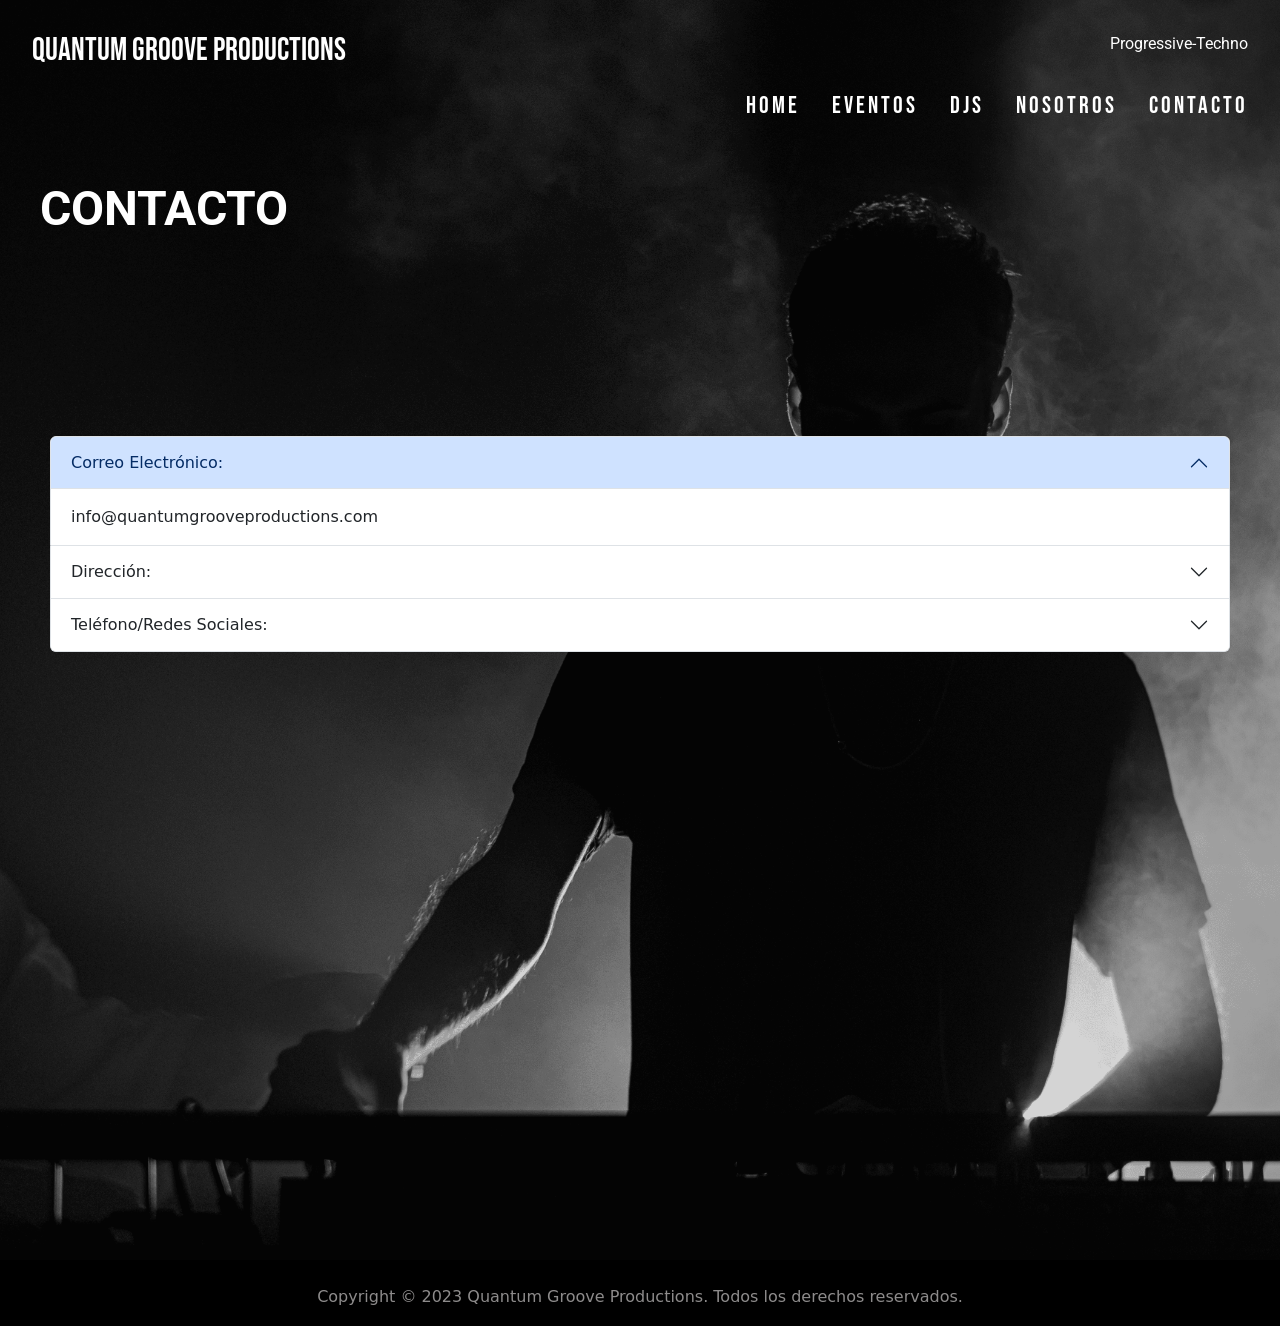
<file: html/contacto.html>
<!DOCTYPE html>
<html lang="es">
<head>
    <meta charset="UTF-8">
    <meta name="viewport" content="width=device-width, initial-scale=1.0">
    <title>Contacto | Quantum Groove</title>
    <link href="https://cdn.jsdelivr.net/npm/bootstrap@5.3.1/dist/css/bootstrap.min.css" rel="stylesheet" integrity="sha384-4bw+/aepP/YC94hEpVNVgiZdgIC5+VKNBQNGCHeKRQN+PtmoHDEXuppvnDJzQIu9" crossorigin="anonymous">
    <link rel="stylesheet" href="../css/style.css">
</head>
<body>
  <section class="media-invisible">
    <nav class="navbar navbar-dark bg-dark fixed-top">
        <div class="container-fluid">
          <a class="navbar-brand" href="../index.html">Quantum Groove Productions</a>
          <button class="navbar-toggler" type="button" data-bs-toggle="offcanvas" data-bs-target="#offcanvasDarkNavbar" aria-controls="offcanvasDarkNavbar" aria-label="Toggle navigation">
            <span class="navbar-toggler-icon"></span>
          </button>
          <div class="offcanvas offcanvas-end text-bg-dark" tabindex="-1" id="offcanvasDarkNavbar" aria-labelledby="offcanvasDarkNavbarLabel">
            <div class="offcanvas-header">
              <h5 class="offcanvas-title" id="offcanvasDarkNavbarLabel"></h5>
              <button type="button" class="btn-close btn-close-white" data-bs-dismiss="offcanvas" aria-label="Close"></button>
            </div>
            <div class="offcanvas-body">
              <ul class="navbar-nav justify-content-end flex-grow-1 pe-3">
                <li class="nav-item">
                  <a class="nav-link active" aria-current="page" href="../index.html">Inicio</a>
                </li>
                <li class="nav-item">
                  <a class="nav-link" href="./eventos.html">Eventos</a>
                </li>
                <li class="nav-item">
                    <a class="nav-link" href="./djs.html">Djs</a>
                  </li>
                  <li class="nav-item">
                    <a class="nav-link" href="./nosotros.html">Nosotros</a>
                  </li>
                  <li class="nav-item">
                    <a class="nav-link" href="./contacto.html">Contacto</a>
                  </li>                    
              </ul>                  
            </div>
          </div>
        </div>
      </nav>
</section>

    <section class="hero-contacto">
        <header class="header-contacto">
            <h4 class="logo-contacto">Quantum Groove Productions</h4>
            <div class="header-derecha-contacto">
                <p>Progressive-Techno</p>
                <nav>
                    <ul class="menu-contacto">
                        <li> <a href="../index.html" class="menu-item-contacto">Home</a></li>
                        <li> <a href="./eventos.html" class="menu-item-contacto">Eventos</a></li>
                        <li> <a href="./djs.html" class="menu-item-contacto">Djs</a></li>
                        <li> <a href="./nosotros.html" class="menu-item-contacto">Nosotros</a></li>
                        <li> <a href="./contacto.html" class="menu-item-contacto">Contacto</a></li>
                    </ul>
                </nav>
            </div>
        </header>

        <div class="contacto-titulo">
          <h2> <strong>CONTACTO</strong> </h2>
        </div>

        <div class="accordion" id="accordionExample">
            <div class="accordion-item">
              <h2 class="accordion-header">
                <button class="accordion-button" type="button" data-bs-toggle="collapse" data-bs-target="#collapseOne" aria-expanded="true" aria-controls="collapseOne">
                    Correo Electrónico:
                </button>
              </h2>
              <div id="collapseOne" class="accordion-collapse collapse show" data-bs-parent="#accordionExample">
                <div class="accordion-body">
                    info@quantumgrooveproductions.com
                </div>
              </div>
            </div>
            <div class="accordion-item">
              <h2 class="accordion-header">
                <button class="accordion-button collapsed" type="button" data-bs-toggle="collapse" data-bs-target="#collapseTwo" aria-expanded="false" aria-controls="collapseTwo">
                    Dirección:
                </button>
              </h2>
              <div id="collapseTwo" class="accordion-collapse collapse" data-bs-parent="#accordionExample">
                <div class="accordion-body">
                    0729 Calle Surey Puerto Madero, Ciudad de Buenos Aires, País Argentina
                </div>
              </div>
            </div>
            <div class="accordion-item">
              <h2 class="accordion-header">
                <button class="accordion-button collapsed" type="button" data-bs-toggle="collapse" data-bs-target="#collapseThree" aria-expanded="false" aria-controls="collapseThree">
                    Teléfono/Redes Sociales:
                </button>
              </h2>
              <div id="collapseThree" class="accordion-collapse collapse" data-bs-parent="#accordionExample">
                <div class="accordion-body">

                    <br>Tel: +54 555-123-4567 <br>

                    <br>Facebook: facebook.com/quantumgrooveproductions <br>
            
                    <br>Instagram: @quantumgrooveproductions <br>
            
                    <br>SoundCloud: soundcloud.com/quantumgrooveproductions <br>
            
                    <br>Twitter: @quantumgrooveproductions <br>
                
                </div>
              </div>
            </div>
          </div>
        </div>        
    
    </section>

    <footer class="footer-html">
        <div class="footer-contenido">
             <br> <p>Copyright &copy; 2023 Quantum Groove Productions. Todos los derechos reservados.</p>
        </div>
    </footer>

    <script src="https://cdn.jsdelivr.net/npm/bootstrap@5.3.1/dist/js/bootstrap.bundle.min.js" integrity="sha384-HwwvtgBNo3bZJJLYd8oVXjrBZt8cqVSpeBNS5n7C8IVInixGAoxmnlMuBnhbgrkm" crossorigin="anonymous"></script>
    
</body>
</html>
</file>
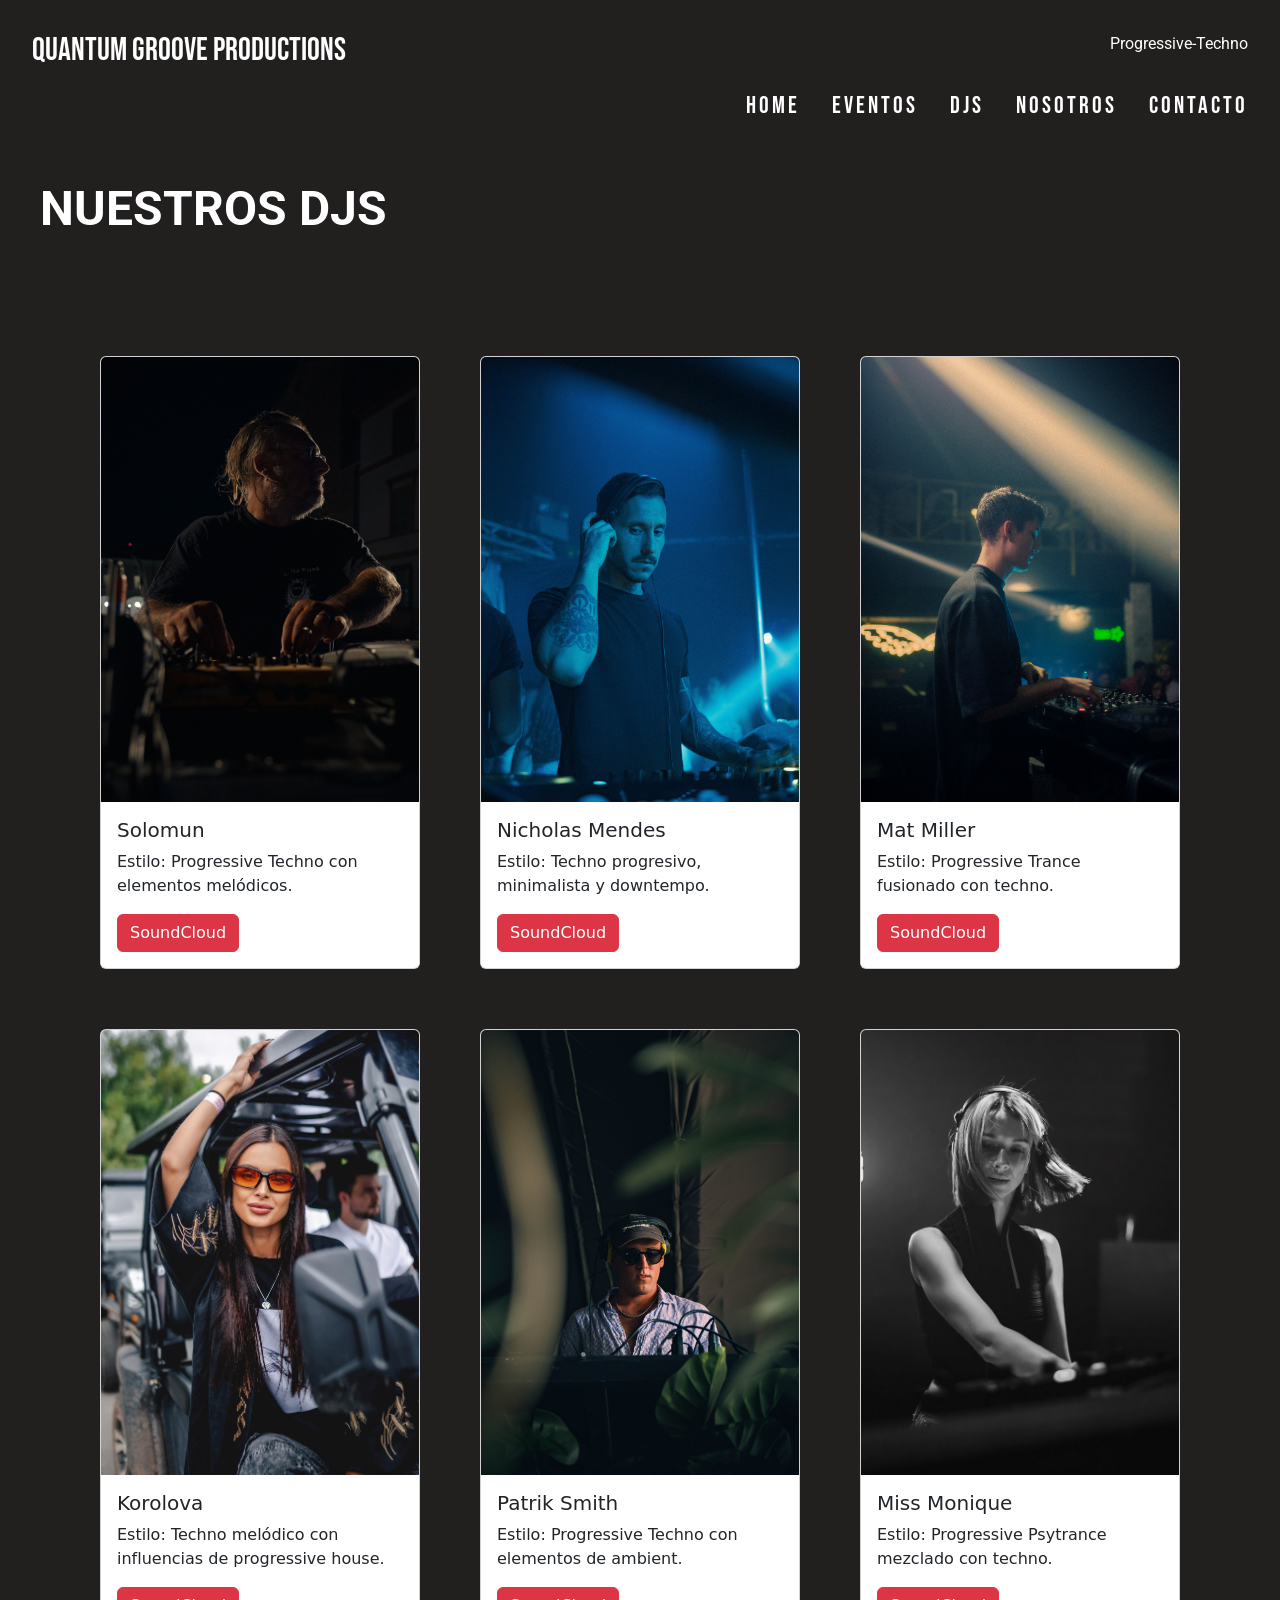
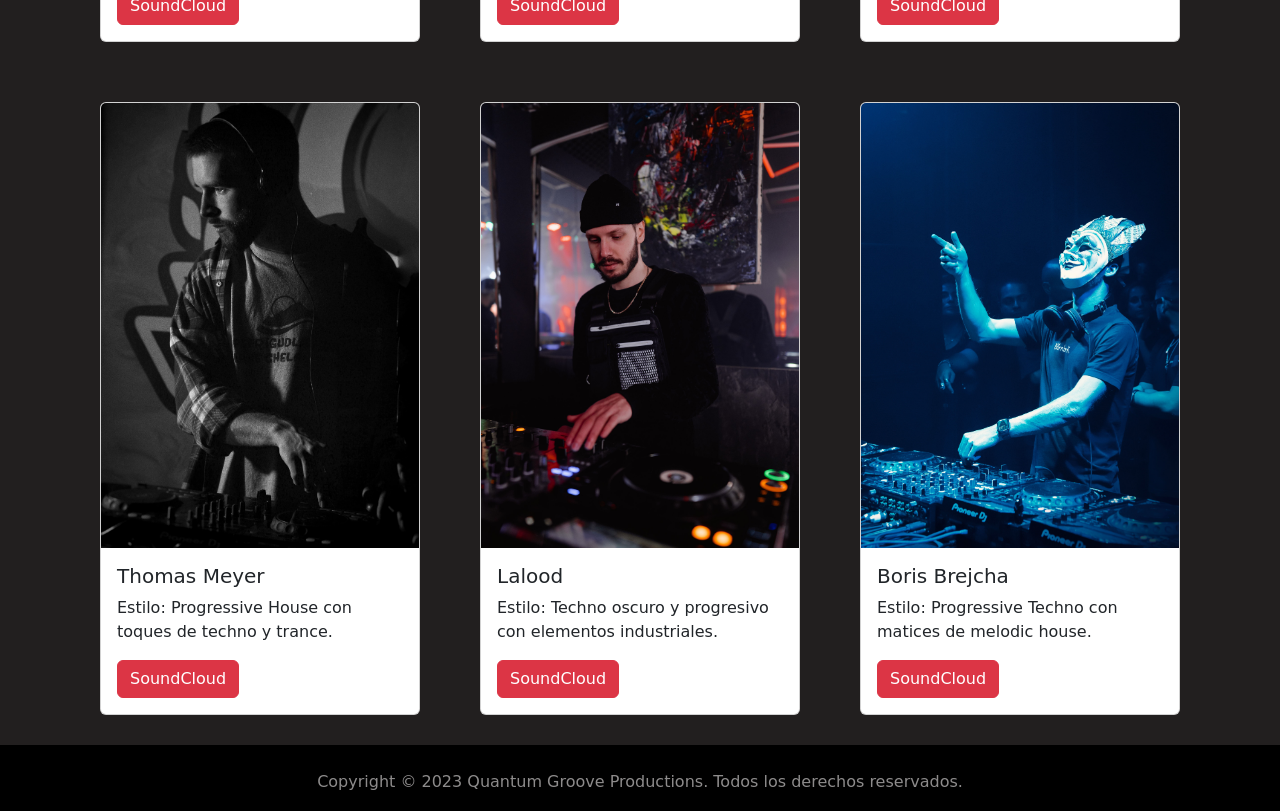
<file: html/djs.html>
<!DOCTYPE html>
<html lang="es">
<head>
    <meta charset="UTF-8">
    <meta name="viewport" content="width=device-width, initial-scale=1.0">
    <title>Djs | Quantum Groove</title>
    <link href="https://cdn.jsdelivr.net/npm/bootstrap@5.3.1/dist/css/bootstrap.min.css" rel="stylesheet" integrity="sha384-4bw+/aepP/YC94hEpVNVgiZdgIC5+VKNBQNGCHeKRQN+PtmoHDEXuppvnDJzQIu9" crossorigin="anonymous">
    <link rel="stylesheet" href="../css/style.css">
</head>
<body>
    <section class="media-invisible">
        <nav class="navbar navbar-dark bg-dark fixed-top">
            <div class="container-fluid">
              <a class="navbar-brand" href="../index.html">Quantum Groove Productions</a>
              <button class="navbar-toggler" type="button" data-bs-toggle="offcanvas" data-bs-target="#offcanvasDarkNavbar" aria-controls="offcanvasDarkNavbar" aria-label="Toggle navigation">
                <span class="navbar-toggler-icon"></span>
              </button>
              <div class="offcanvas offcanvas-end text-bg-dark" tabindex="-1" id="offcanvasDarkNavbar" aria-labelledby="offcanvasDarkNavbarLabel">
                <div class="offcanvas-header">
                  <h5 class="offcanvas-title" id="offcanvasDarkNavbarLabel"></h5>
                  <button type="button" class="btn-close btn-close-white" data-bs-dismiss="offcanvas" aria-label="Close"></button>
                </div>
                <div class="offcanvas-body">
                  <ul class="navbar-nav justify-content-end flex-grow-1 pe-3">
                    <li class="nav-item">
                      <a class="nav-link active" aria-current="page" href="../index.html">Inicio</a>
                    </li>
                    <li class="nav-item">
                      <a class="nav-link" href="./eventos.html">Eventos</a>
                    </li>
                    <li class="nav-item">
                        <a class="nav-link" href="./djs.html">Djs</a>
                      </li>
                      <li class="nav-item">
                        <a class="nav-link" href="./nosotros.html">Nosotros</a>
                      </li>
                      <li class="nav-item">
                        <a class="nav-link" href="./contacto.html">Contacto</a>
                      </li>                    
                  </ul>                  
                </div>
              </div>
            </div>
          </nav>
    </section>

    <section class="hero-djs">
        <header class="header-djs">
            <h4 class="logo-djs">Quantum Groove Productions</h4>
            <div class="header-derecha-djs">
                <p>Progressive-Techno</p>
                <nav>
                    <ul class="menu-djs">
                        <li> <a href="../index.html" class="menu-item-djs">Home</a></li>
                        <li> <a href="./eventos.html" class="menu-item-djs">Eventos</a></li>
                        <li> <a href="./djs.html" class="menu-item-djs">Djs</a></li>
                        <li> <a href="./nosotros.html" class="menu-item-djs">Nosotros</a></li>
                        <li> <a href="./contacto.html" class="menu-item-djs">Contacto</a></li>
                    </ul>
                </nav>
            </div>
        </header>
        
        <div class="djs-titulo">
            <h2> <strong>NUESTROS DJS</strong> </h2>
        </div>
        
        
        <section class="container">
            <div class="row mt-5">
                <div class="col-md-4">
                    <div class="card">
                        <img src="../img/Compressed/CompressedCropped/Solomun.jpg" class="card-img-top" alt="dj1">
                        <div class="card-body">
                          <h5 class="card-title">Solomun</h5>
                          <p class="card-text">Estilo: Progressive Techno con elementos melódicos.</p>
                          <a href="#" class="btn btn-danger">SoundCloud</a>
                        </div>
                    </div>
                </div>
                <div class="col-md-4">
                    <div class="card">
                        <img src="../img/Compressed/CompressedCropped/NicholasMendes.jpg" class="card-img-top" alt="dj2">
                        <div class="card-body">
                          <h5 class="card-title">Nicholas Mendes</h5>
                          <p class="card-text">Estilo: Techno progresivo, minimalista  y downtempo.</p>
                          <a href="#" class="btn btn-danger">SoundCloud</a>
                        </div>
                    </div>
                </div>
                <div class="col-md-4">
                    <div class="card">
                        <img src="../img/Compressed/CompressedCropped/MatMiller.jpg" class="card-img-top" alt="dj3">
                        <div class="card-body">
                          <h5 class="card-title">Mat Miller</h5>
                          <p class="card-text">Estilo: Progressive Trance fusionado con techno.</p>
                          <a href="#" class="btn btn-danger">SoundCloud</a>
                        </div>
                    </div>
                </div>
                <div class="col-md-4">
                    <div class="card">
                        <img src="../img/Imgcropped/Korolova.jpg" class="card-img-top" alt="dj4">
                        <div class="card-body">
                          <h5 class="card-title">Korolova</h5>
                          <p class="card-text">Estilo: Techno melódico con influencias de progressive house.</p>
                          <a href="#" class="btn btn-danger">SoundCloud</a>
                        </div>
                    </div>
                </div>
                <div class="col-md-4">
                    <div class="card">
                        <img src="../img/Compressed/CompressedCropped/PatrikSmith.jpg" class="card-img-top" alt="dj5">
                        <div class="card-body">
                          <h5 class="card-title">Patrik Smith</h5>
                          <p class="card-text">Estilo: Progressive Techno con elementos de ambient.</p>
                          <a href="#" class="btn btn-danger">SoundCloud</a>
                        </div>
                    </div>
                </div>
                <div class="col-md-4">
                    <div class="card">
                        <img src="../img/Imgcropped/MissMoniqueII.jpg" class="card-img-top" alt="dj6">
                        <div class="card-body">
                          <h5 class="card-title">Miss Monique</h5>
                          <p class="card-text">Estilo: Progressive Psytrance mezclado con techno.</p>
                          <a href="#" class="btn btn-danger">SoundCloud</a>
                        </div>
                    </div>
                </div>
                <div class="col-md-4">
                    <div class="card">
                        <img src="../img/Compressed/CompressedCropped/ThomasMeyer.jpg" class="card-img-top" alt="dj7">
                        <div class="card-body">
                          <h5 class="card-title">Thomas Meyer</h5>
                          <p class="card-text">Estilo: Progressive House con toques de techno y trance.</p>
                          <a href="#" class="btn btn-danger">SoundCloud</a>
                        </div>
                    </div>
                </div>
                <div class="col-md-4">
                    <div class="card">
                        <img src="../img/Compressed/CompressedCropped/Lalood.jpg" class="card-img-top" alt="dj8">
                        <div class="card-body">
                          <h5 class="card-title">Lalood</h5>
                          <p class="card-text">Estilo: Techno oscuro y progresivo con elementos industriales.</p>
                          <a href="#" class="btn btn-danger">SoundCloud</a>
                        </div>
                    </div>
                </div>
                <div class="col-md-4">
                    <div class="card">
                        <img src="../img/Compressed/CompressedCropped/BorisBrejcha II.jpg" class="card-img-top" alt="dj9">
                        <div class="card-body">
                          <h5 class="card-title">Boris Brejcha</h5>
                          <p class="card-text">Estilo: Progressive Techno con matices de melodic house.</p>
                          <a href="#" class="btn btn-danger">SoundCloud</a>
                        </div>
                    </div>
                </div>
            </div>
        </section>            
        
    </section>

    <footer class="footer-html">
        <div class="footer-contenido">
             <br> <p>Copyright &copy; 2023 Quantum Groove Productions. Todos los derechos reservados.</p>
        </div>
    </footer>

    <script src="https://cdn.jsdelivr.net/npm/bootstrap@5.3.1/dist/js/bootstrap.bundle.min.js" integrity="sha384-HwwvtgBNo3bZJJLYd8oVXjrBZt8cqVSpeBNS5n7C8IVInixGAoxmnlMuBnhbgrkm" crossorigin="anonymous"></script>
    
</body>
</html>
</file>
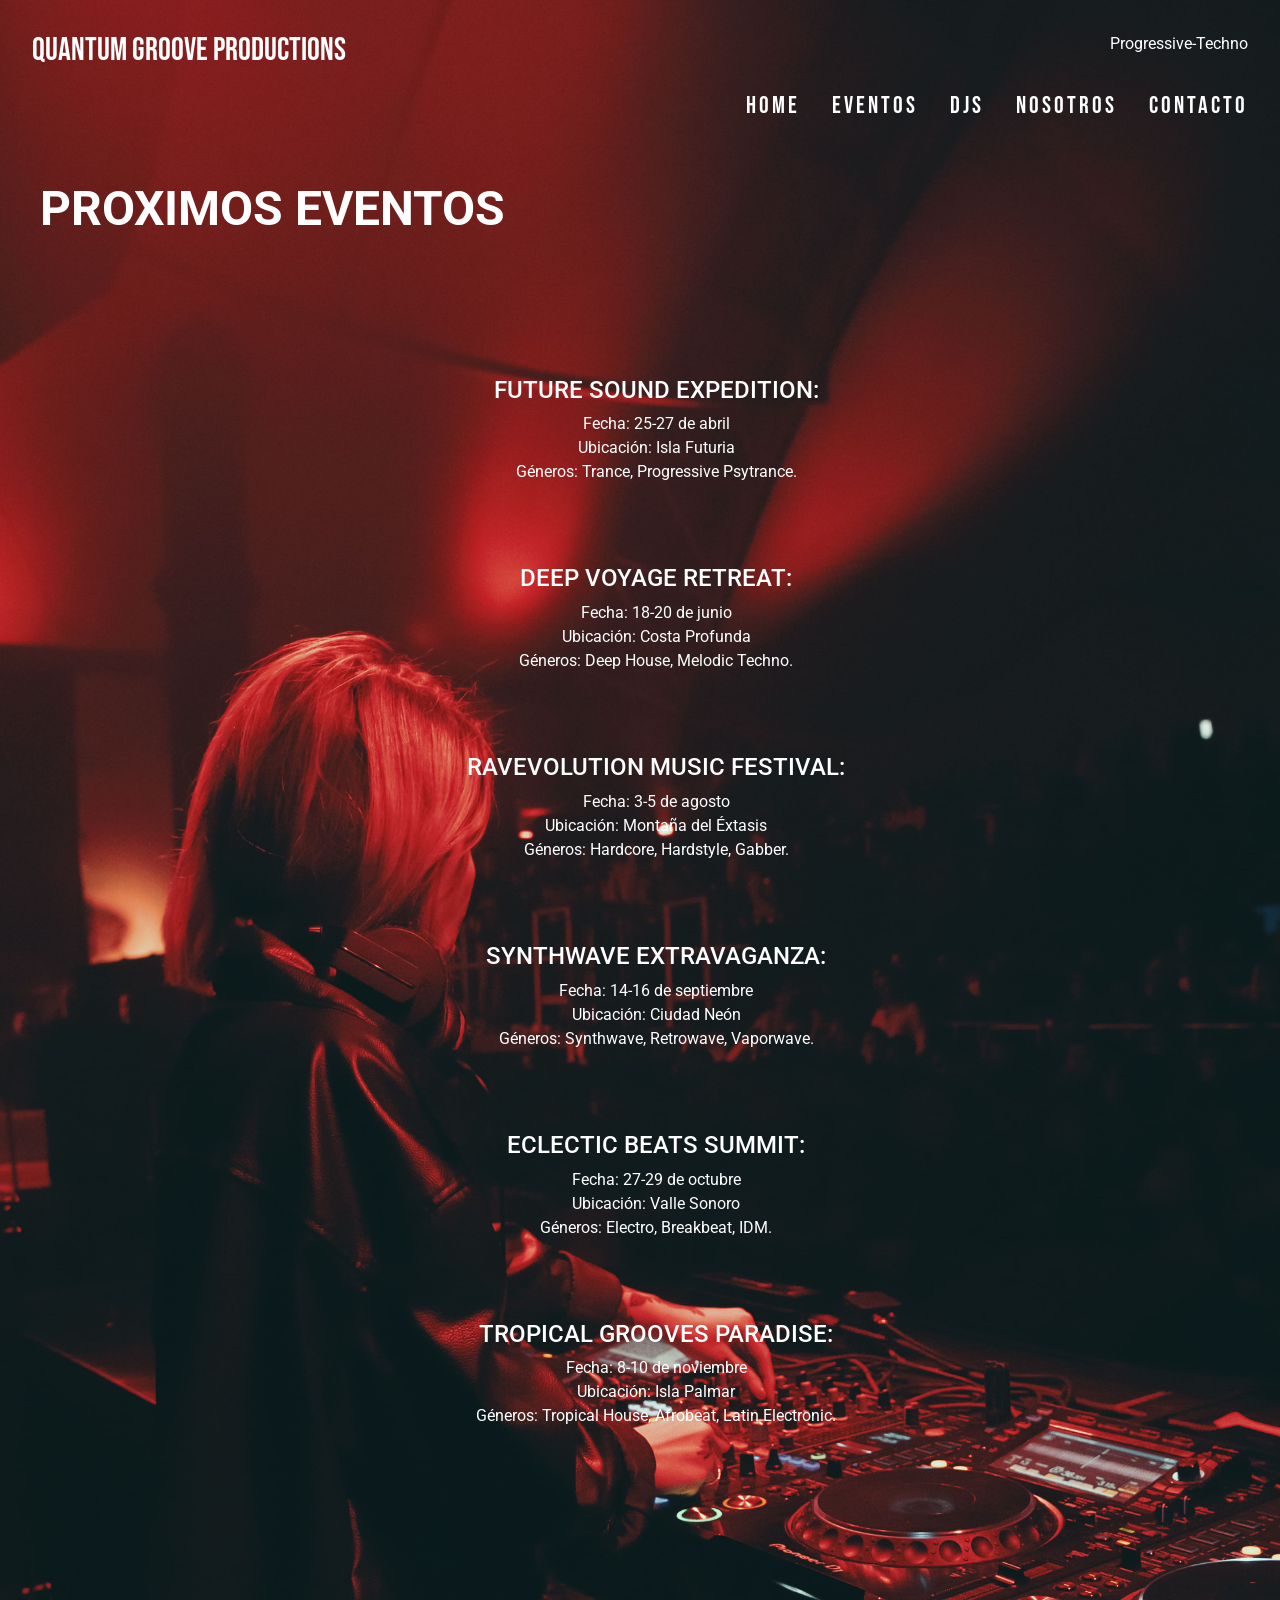
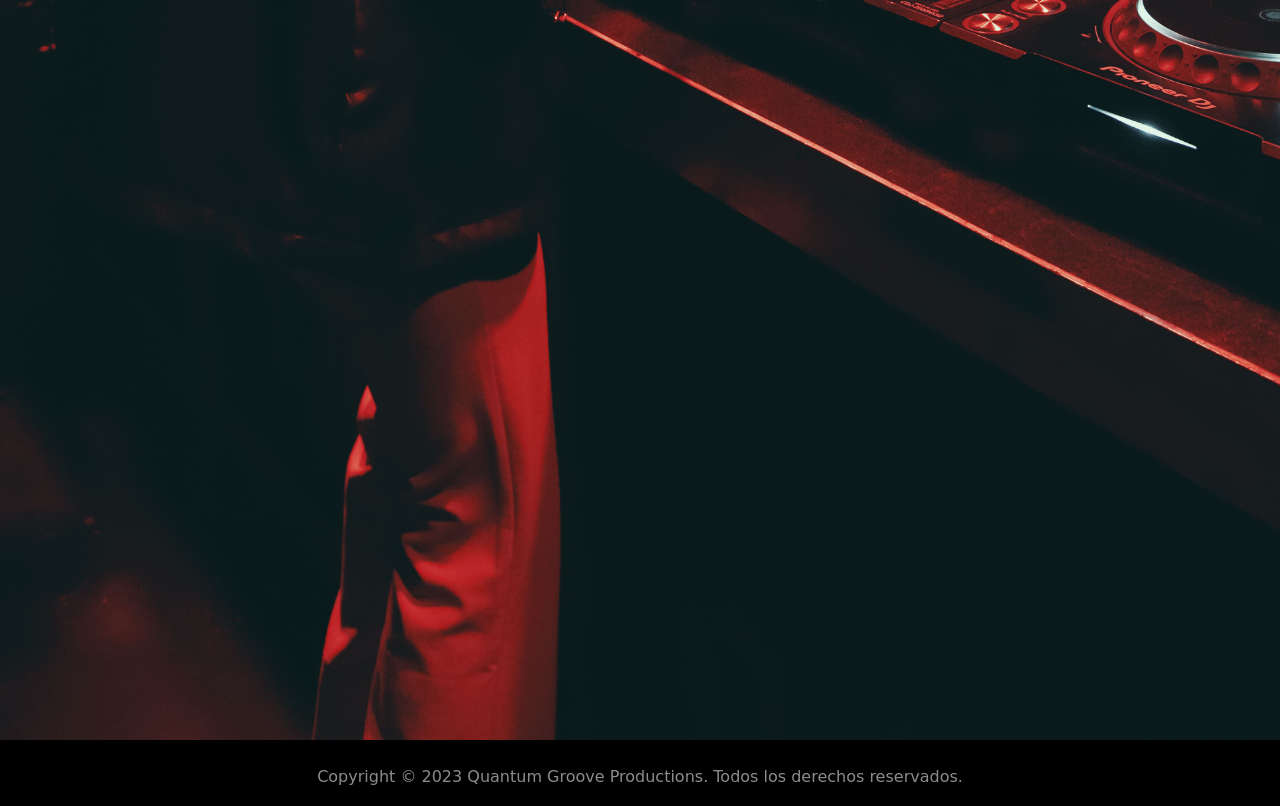
<file: html/eventos.html>
<!DOCTYPE html>
<html lang="es">
<head>
    <meta charset="UTF-8">
    <meta name="viewport" content="width=device-width, initial-scale=1.0">
    <title>Eventos | Quantum Groove </title>
    <link href="https://cdn.jsdelivr.net/npm/bootstrap@5.3.1/dist/css/bootstrap.min.css" rel="stylesheet" integrity="sha384-4bw+/aepP/YC94hEpVNVgiZdgIC5+VKNBQNGCHeKRQN+PtmoHDEXuppvnDJzQIu9" crossorigin="anonymous">
    <link rel="stylesheet" href="../css/style.css">
</head>
<body>
    <section class="media-invisible">
        <nav class="navbar navbar-dark bg-dark fixed-top">
            <div class="container-fluid">
              <a class="navbar-brand" href="../index.html">Quantum Groove Productions</a>
              <button class="navbar-toggler" type="button" data-bs-toggle="offcanvas" data-bs-target="#offcanvasDarkNavbar" aria-controls="offcanvasDarkNavbar" aria-label="Toggle navigation">
                <span class="navbar-toggler-icon"></span>
              </button>
              <div class="offcanvas offcanvas-end text-bg-dark" tabindex="-1" id="offcanvasDarkNavbar" aria-labelledby="offcanvasDarkNavbarLabel">
                <div class="offcanvas-header">
                  <h5 class="offcanvas-title" id="offcanvasDarkNavbarLabel"></h5>
                  <button type="button" class="btn-close btn-close-white" data-bs-dismiss="offcanvas" aria-label="Close"></button>
                </div>
                <div class="offcanvas-body">
                  <ul class="navbar-nav justify-content-end flex-grow-1 pe-3">
                    <li class="nav-item">
                      <a class="nav-link active" aria-current="page" href="../index.html">Inicio</a>
                    </li>
                    <li class="nav-item">
                      <a class="nav-link" href="./eventos.html">Eventos</a>
                    </li>
                    <li class="nav-item">
                        <a class="nav-link" href="./djs.html">Djs</a>
                      </li>
                      <li class="nav-item">
                        <a class="nav-link" href="./nosotros.html">Nosotros</a>
                      </li>
                      <li class="nav-item">
                        <a class="nav-link" href="./contacto.html">Contacto</a>
                      </li>                    
                  </ul>                  
                </div>
              </div>
            </div>
          </nav>
    </section>

    <section class="hero-eventos">
        <header class="header-eventos">
            <h4 class="logo-eventos">Quantum Groove Productions</h4>
            <div class="header-derecha-eventos">
                <p>Progressive-Techno</p>
                <nav>
                    <ul class="menu-eventos">
                        <li> <a href="../index.html" class="menu-item-eventos">Home</a></li>
                        <li> <a href="./eventos.html" class="menu-item-eventos">Eventos</a></li>
                        <li> <a href="./djs.html" class="menu-item-eventos">Djs</a>
                        <li> <a href="./nosotros.html" class="menu-item-eventos">Nosotros</a></li>
                        <li> <a href="./contacto.html" class="menu-item-eventos">Contacto</a></li>
                    </ul>
                </nav>
            </div>
        </header>
        
        <div class="evento-titulo">
            <h2> <strong>PROXIMOS EVENTOS</strong> </h2>
             <ul class="evento-lorem">
                
                <li class="fecha-eventos">
                    <h4>FUTURE SOUND EXPEDITION:</h4>
                    <li class="li-eventos">Fecha: 25-27 de abril</li>
                    <li class="li-eventos">Ubicación: Isla Futuria</li>
                    <li class="li-eventos">Géneros: Trance, Progressive Psytrance.</li>
                </li>
    
                <li class="fecha-eventos">
                    <h4>DEEP VOYAGE RETREAT:</h4>
                    <li class="li-eventos">Fecha: 18-20 de junio</li>
                    <li class="li-eventos">Ubicación: Costa Profunda</li>
                    <li class="li-eventos">Géneros: Deep House, Melodic Techno.</li>
                </li>
    
                <li class="fecha-eventos">
                    <h4>RAVEVOLUTION MUSIC FESTIVAL:</h4>
                    <li class="li-eventos">Fecha: 3-5 de agosto</li>
                    <li class="li-eventos">Ubicación: Montaña del Éxtasis</li>
                    <li class="li-eventos">Géneros: Hardcore, Hardstyle, Gabber.</li>
                </li>
    
                <li class="fecha-eventos">
                    <h4>SYNTHWAVE EXTRAVAGANZA:</h4>
                    <li class="li-eventos">Fecha: 14-16 de septiembre</li>
                    <li class="li-eventos">Ubicación: Ciudad Neón</li>
                    <li class="li-eventos">Géneros: Synthwave, Retrowave, Vaporwave.</li>
                </li>
    
                <li class="fecha-eventos">
                    <h4>ECLECTIC BEATS SUMMIT:</h4>
                    <li class="li-eventos">Fecha: 27-29 de octubre</li>
                    <li class="li-eventos">Ubicación: Valle Sonoro</li>
                    <li class="li-eventos">Géneros: Electro, Breakbeat, IDM.</li>
                </li>
    
                <li class="fecha-eventos">
                    <h4>TROPICAL GROOVES PARADISE:</h4>
                    <li class="li-eventos">Fecha: 8-10 de noviembre</li>
                    <li class="li-eventos">Ubicación: Isla Palmar</li>
                    <li class="li-eventos">Géneros: Tropical House, Afrobeat, Latin Electronic.</li>
                </li>
    
            </ul>

        </div>
    </section>

    <footer class="footer-html">
        <div class="footer-contenido">
             <br> <p>Copyright &copy; 2023 Quantum Groove Productions. Todos los derechos reservados.</p>
        </div>
    </footer>

    <script src="https://cdn.jsdelivr.net/npm/bootstrap@5.3.1/dist/js/bootstrap.bundle.min.js" integrity="sha384-HwwvtgBNo3bZJJLYd8oVXjrBZt8cqVSpeBNS5n7C8IVInixGAoxmnlMuBnhbgrkm" crossorigin="anonymous"></script>
    
</body>
</html>
</file>
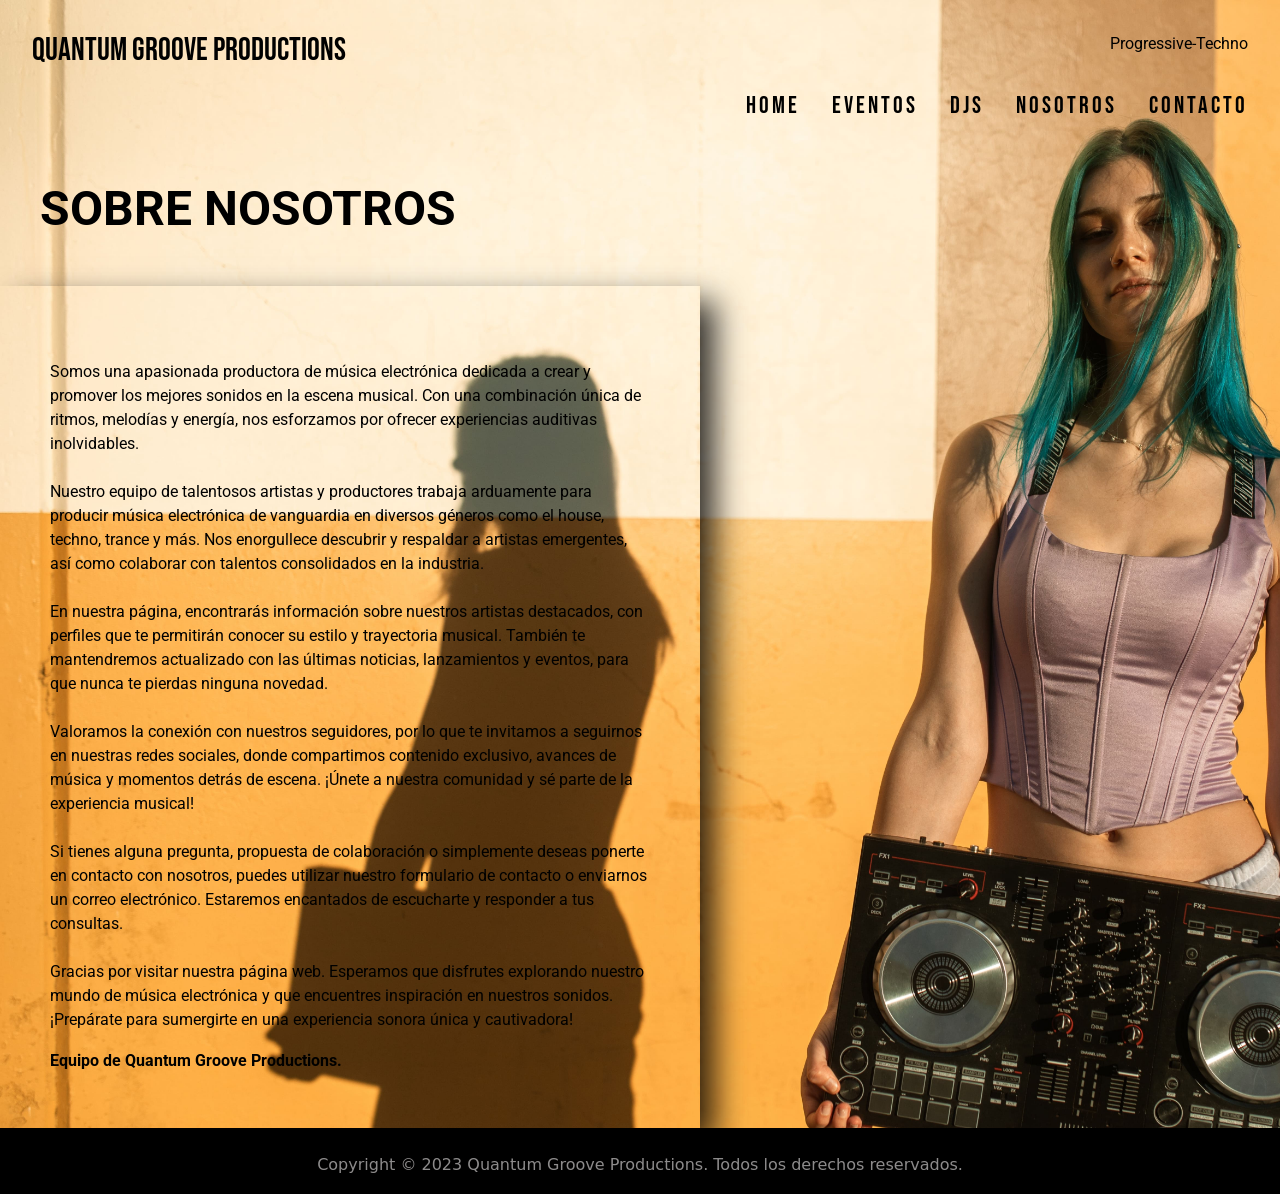
<file: html/nosotros.html>
<!DOCTYPE html>
<html lang="es">
<head>
    <meta charset="UTF-8">
    <meta name="viewport" content="width=device-width, initial-scale=1.0">
    <title>Nosotros | Quantum Groove</title>
    <link href="https://cdn.jsdelivr.net/npm/bootstrap@5.3.1/dist/css/bootstrap.min.css" rel="stylesheet" integrity="sha384-4bw+/aepP/YC94hEpVNVgiZdgIC5+VKNBQNGCHeKRQN+PtmoHDEXuppvnDJzQIu9" crossorigin="anonymous">
    <link rel="stylesheet" href="../css/style.css">
</head>
<body>
    <section class="media-invisible">
        <nav class="navbar navbar-dark bg-dark fixed-top">
            <div class="container-fluid">
              <a class="navbar-brand" href="../index.html">Quantum Groove Productions</a>
              <button class="navbar-toggler" type="button" data-bs-toggle="offcanvas" data-bs-target="#offcanvasDarkNavbar" aria-controls="offcanvasDarkNavbar" aria-label="Toggle navigation">
                <span class="navbar-toggler-icon"></span>
              </button>
              <div class="offcanvas offcanvas-end text-bg-dark" tabindex="-1" id="offcanvasDarkNavbar" aria-labelledby="offcanvasDarkNavbarLabel">
                <div class="offcanvas-header">
                  <h5 class="offcanvas-title" id="offcanvasDarkNavbarLabel"></h5>
                  <button type="button" class="btn-close btn-close-white" data-bs-dismiss="offcanvas" aria-label="Close"></button>
                </div>
                <div class="offcanvas-body">
                  <ul class="navbar-nav justify-content-end flex-grow-1 pe-3">
                    <li class="nav-item">
                      <a class="nav-link active" aria-current="page" href="../index.html">Inicio</a>
                    </li>
                    <li class="nav-item">
                      <a class="nav-link" href="./eventos.html">Eventos</a>
                    </li>
                    <li class="nav-item">
                        <a class="nav-link" href="./djs.html">Djs</a>
                      </li>
                      <li class="nav-item">
                        <a class="nav-link" href="./nosotros.html">Nosotros</a>
                      </li>
                      <li class="nav-item">
                        <a class="nav-link" href="./contacto.html">Contacto</a>
                      </li>                    
                  </ul>                  
                </div>
              </div>
            </div>
          </nav>
    </section>

    <section class="hero-nosotros">
        <header class="header-nosotros">
            <h4 class="logo-nosotros">Quantum Groove Productions</h4>
            <div class="header-derecha-nosotros">
                <p>Progressive-Techno</p>
                <nav>
                    <ul class="menu-nosotros">
                        <li> <a href="../index.html" class="menu-item-nosotros">Home</a></li>
                        <li> <a href="./eventos.html" class="menu-item-nosotros">Eventos</a></li>
                        <li> <a href="./djs.html" class="menu-item-nosotros">Djs</a></li>
                        <li> <a href="./nosotros.html" class="menu-item-nosotros">Nosotros</a></li>
                        <li> <a href="./contacto.html" class="menu-item-nosotros">Contacto</a></li>
                    </ul>
                </nav>
            </div>
        </header>

        <div>
            <div class="nosotros-titulo">
                <h2> <strong>SOBRE NOSOTROS</strong> </h2>
            </div>
            
            <div class="nosotros-lorem">
                
                <br>
                Somos una apasionada productora de música electrónica dedicada a crear y promover los mejores sonidos en la escena musical. Con una combinación única de ritmos, melodías y energía, nos esforzamos por ofrecer experiencias auditivas inolvidables. <br>

                <br>
                Nuestro equipo de talentosos artistas y productores trabaja arduamente para producir música electrónica de vanguardia en diversos géneros como el house, techno, trance y más. Nos enorgullece descubrir y respaldar a artistas emergentes, así como colaborar con talentos consolidados en la industria. <br>
                
                <br>
                En nuestra página, encontrarás información sobre nuestros artistas destacados, con perfiles que te permitirán conocer su estilo y trayectoria musical. También te mantendremos actualizado con las últimas noticias, lanzamientos y eventos, para que nunca te pierdas ninguna novedad. <br>
                
                <br>
                Valoramos la conexión con nuestros seguidores, por lo que te invitamos a seguirnos en nuestras redes sociales, donde compartimos contenido exclusivo, avances de música y momentos detrás de escena. ¡Únete a nuestra comunidad y sé parte de la experiencia musical! <br>
                
                <br>
                Si tienes alguna pregunta, propuesta de colaboración o simplemente deseas ponerte en contacto con nosotros, puedes utilizar nuestro formulario de contacto o enviarnos un correo electrónico. Estaremos encantados de escucharte y responder a tus consultas. <br>
                
                <br>
                Gracias por visitar nuestra página web. Esperamos que disfrutes explorando nuestro mundo de música electrónica y que encuentres inspiración en nuestros sonidos. ¡Prepárate para sumergirte en una experiencia sonora única y cautivadora! <br> 
                
                <h6> <br> <strong>Equipo de Quantum Groove Productions.</strong> <br> </h6>
            
            </div>
        </div>
        
        <footer class="footer-html">
            <div class="footer-contenido">
                 <br> <p>Copyright &copy; 2023 Quantum Groove Productions. Todos los derechos reservados.</p>
            </div>
        </footer>
    
        <script src="https://cdn.jsdelivr.net/npm/bootstrap@5.3.1/dist/js/bootstrap.bundle.min.js" integrity="sha384-HwwvtgBNo3bZJJLYd8oVXjrBZt8cqVSpeBNS5n7C8IVInixGAoxmnlMuBnhbgrkm" crossorigin="anonymous"></script>
    
    </section>

</body>
</html>
</file>
<file: css/style.css>
@import url('https://fonts.googleapis.com/css2?family=Bebas+Neue&family=Roboto:wght@100;300&display=swap');



* {
    margin: 0;
    padding: 0;
    box-sizing: border-box;
}

/*INDEX*/

.hero {
    height: 110vh;
    background-image: url(../img/Compressed/DjC.jpg);
    background-size: cover;
    color: black;
}

.header {
    display: flex;
    justify-content: space-between;
    padding: 2rem 2rem 0 2rem;
}

.header .logo {
    font-family: "Bebas Neue", cursive;
    font-size: 2rem;
}

.header-derecha {
    display: flex;
    flex-direction: column;
    align-items: flex-end;
    gap: 1rem;
}

.header-derecha p {
    font-family: "roboto";
}

.header-derecha .menu {
    list-style: none;
    display: flex;
    font-family: "Bebas Neue", cursive;
    letter-spacing: 3px;
    font-size: 1.5rem;
    gap: 2rem;
    font-weight: 300;   
}

.main {
    display: flex;
}

.main > div {
    flex: 1;
}

.main-texto {
    display: flex;
    flex-direction: column;
    justify-content: center;
    padding-left: 3rem;
}

.main-texto h4 {
    font-family: "Bebas Neue";
    font-weight: 300;
    font-size: 1.2rem;
    margin-bottom: 1rem;
}

.main-texto h2 {
    font-family: "Roboto";
    font-size: 5rem;
    line-height: 1;
}

.main-texto h3 {
    font-family: "Roboto";
    font-size: 3rem;
}

.main-lorem {
    display: flex;
    padding: 85px 20px;
    font-family: "Roboto"; width: 300;
}

.menu-item {
    color: black;
    text-decoration: none;
}

/*EVENTOS*/

.hero-eventos {
    height: 260vh;
    background-image: url(../img/Compressed/RedEsp.jpg);
    background-size: cover;
    color: white;
}

.header-eventos {
    display: flex;
    justify-content: space-between;
    padding: 2rem 2rem 0 2rem;
}

.header-eventos .logo-eventos {
    font-family: "Bebas Neue", cursive;
    font-size: 2rem;
}

.header-derecha-eventos  {
    display: grid;
    flex-direction: column;
    text-align: right;
    gap: 1rem;
}

.header-derecha-eventos p {
    font-family: "roboto";
}

.header-derecha-eventos .menu-eventos {
    list-style: none;
    display: flex;
    font-family: "Bebas Neue", cursive;
    letter-spacing: 3px;
    font-size: 1.5rem;
    gap: 2rem;
    font-weight: 300;    
}

.menu-item-eventos {
    color: white;
    text-decoration: none;
}

.evento-titulo h2 {
    font-size: 3rem;
    font-family: "Roboto";
    padding: 40px ;    
}

.evento-lorem {
    font-family: "Roboto";
    padding-top: 10px;
    list-style: none;    
}

.fecha-eventos {
    padding-top: 80px;
    display: grid;
    justify-content: center;
}

.li-eventos {
    display: grid;
    justify-content: center;
}

/*NOSOTROS*/

.hero-nosotros {
    height: 100%;
    background-image: url(../img/Compressed/Quivver.jpg);
    background-size: cover;
    color: black;
}

.header-nosotros {
    display: flex;
    justify-content: space-between;
    padding: 2rem 2rem 0 2rem;
}

.header-nosotros .logo-nosotros {
    font-family: "Bebas Neue", cursive;
    font-size: 2rem;
}

.header-derecha-nosotros  {
    display: grid;
    flex-direction: column;
    text-align: right;
    gap: 1rem;
}

.header-derecha-nosotros p {
    font-family: "roboto";
}

.header-derecha-nosotros .menu-nosotros {
    list-style: none;
    display: flex;
    font-family: "Bebas Neue", cursive;
    letter-spacing: 3px;
    font-size: 1.5rem;
    gap: 2rem;
    font-weight: 300;    
}

.menu-item-nosotros {
    color: black;
    text-decoration: none;
}

.nosotros-titulo h2 {
    font-size: 3rem;
    font-family: "Roboto";
    padding: 40px ;
}

.nosotros-lorem {
    font-family: "Roboto";
    padding: 50px;
    width: 700px;
    box-shadow: 15px 15px 30px #000000d0; 
}

/*CONTACTO*/

.hero-contacto {
    height: 140vh;
    background-image: url(../img/Compressed/EricPrydzBW.png);
    background-size: cover;
    color: white;
}

.header-contacto {
    display: flex;
    justify-content: space-between;
    padding: 2rem 2rem 0 2rem;
}

.header-contacto .logo-contacto {
    font-family: "Bebas Neue", cursive;
    font-size: 2rem;
}

.header-derecha-contacto  {
    display: grid;
    flex-direction: column;
    text-align: right;
    gap: 1rem;
}

.header-derecha-contacto p {
    font-family: "roboto";
}

.header-derecha-contacto .menu-contacto {
    list-style: none;
    display: flex;
    font-family: "Bebas Neue", cursive;
    letter-spacing: 3px;
    font-size: 1.5rem;
    gap: 2rem;
    font-weight: 300;
    
}

.menu-item-contacto {
    color: white;
    text-decoration: none;
}

.contacto-titulo h2 {
    font-size: 3rem;
    font-family: "Roboto";
    padding: 40px ;    
}

.accordion {
    display: grid;
    padding: 150px 50px 50px 50px;
}

/*FOOTER*/

.footer-html {
    display: flex;
    background-color: black;
    color: #8d8b8b;
    text-align: center;
    padding: 1px 5px 1px 5px;
}

.footer-contenido {
    max-width: 1200px;
    margin: 0 auto; 
}

/*DJS*/

.hero-djs {
    height: 100%;
    background-color: #221f1f;
    background-size: contain;
    color: white;
}

.header-djs {
    display: flex;
    justify-content: space-between;
    padding: 2rem 2rem 0 2rem;
}

.header-djs .logo-djs {
    font-family: "Bebas Neue", cursive;
    font-size: 2rem;
}

.header-derecha-djs  {
    display: grid;
    flex-direction: column;
    text-align: right;
    gap: 1rem;
}

.header-derecha-djs p {
    font-family: "roboto";
}

.header-derecha-djs .menu-djs {
    list-style: none;
    display: flex;
    font-family: "Bebas Neue", cursive;
    letter-spacing: 3px;
    font-size: 1.5rem;
    gap: 2rem;
    font-weight: 300;
    
}

.djs-titulo h2 {
    font-size: 3rem;
    font-family: "Roboto";
    padding: 40px ;
}

.menu-item-djs {
    color: white;
    text-decoration: none;
}

.col-md-4 {
    padding: 30px ;
}

/*NAVBAR*/

.navbar-brand {
    font-family: "Bebas Neue", cursive;
    font-size: 1.5rem;
    padding: 0.2rem;
}

/*MEDIA*/

.media-invisible {
    display: none;
}

@media screen and (max-width: 780px) {
    .media-invisible {
        display: block;
    }
    
    .header, .header-eventos, .header-djs, .header-nosotros, .header-contacto {
        display: none;
    }

    /*INDEX*/

    .hero {
        background-image: url(../img/Mediacropped/DjC.jpg);
    }
    
    .main, .main-lorem {
        display: block;
        justify-content: center;
        padding: 1rem;
    }

    .main-texto {        
        padding: 1rem;
        padding-top: 125px;
    }

    /*EVENTOS*/

    .hero-eventos {
        background-image: url(../img/Mediacropped/RedEsp.jpg);
    }

    .evento-titulo {
        padding-top: 80px;
    }

    .fecha-eventos {
        padding-top: 130px;
    }
    
    /*DJS*/
    
    .djs-titulo {
        padding-top: 80px;
    }

    /*NOSOTROS*/

    .hero-nosotros {
        background-image: url(../img/Mediacropped/Consola.jpg);
        background-position: right;
        color: #ffffff;
    }

    .nosotros-titulo {
        padding-top: 80px;
    }

    .nosotros-lorem {
        width: auto;
        box-shadow: none; 

    }

    /*CONTACTO*/

    .hero-contacto {
        background-image: url(../img/Mediacropped/EricPrydzBW.jpg);
        background-position: center;
    }

    .contacto-titulo {
        padding-top: 80px;
    }
    
}
</file>
